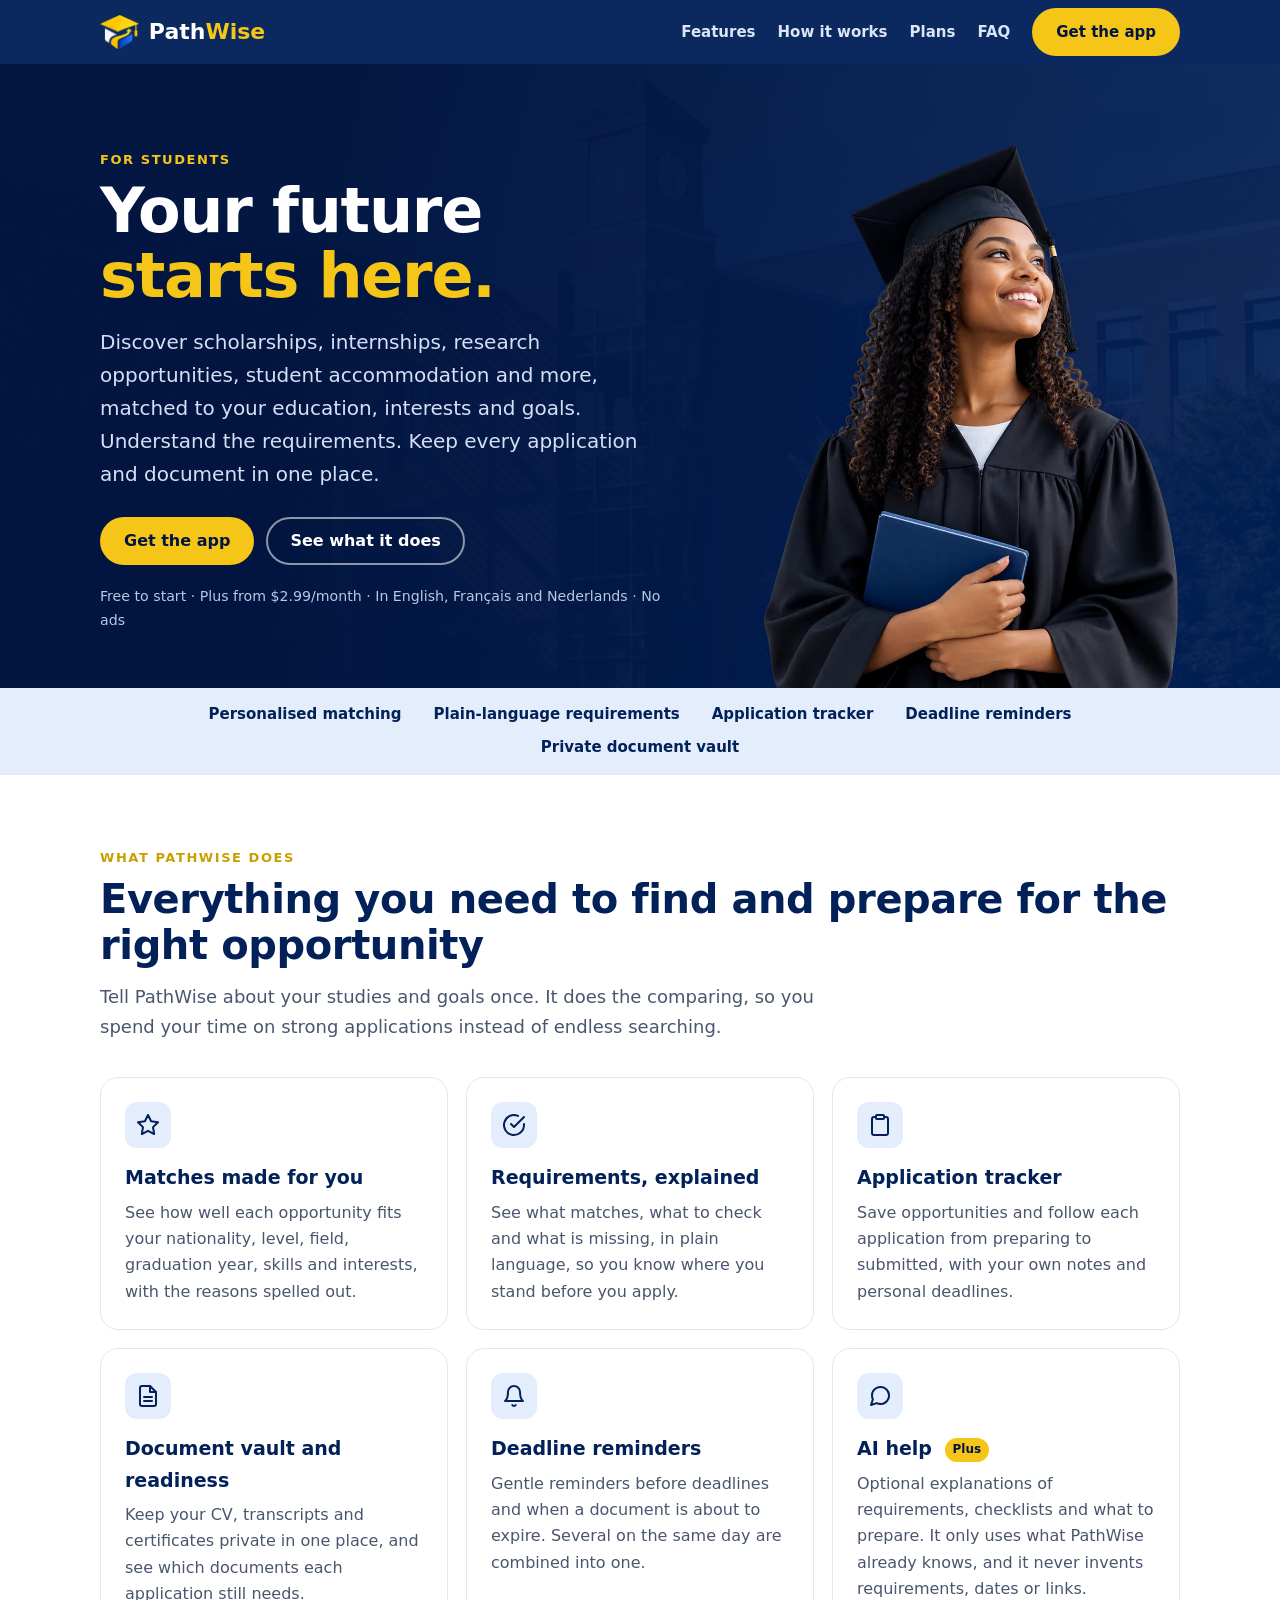
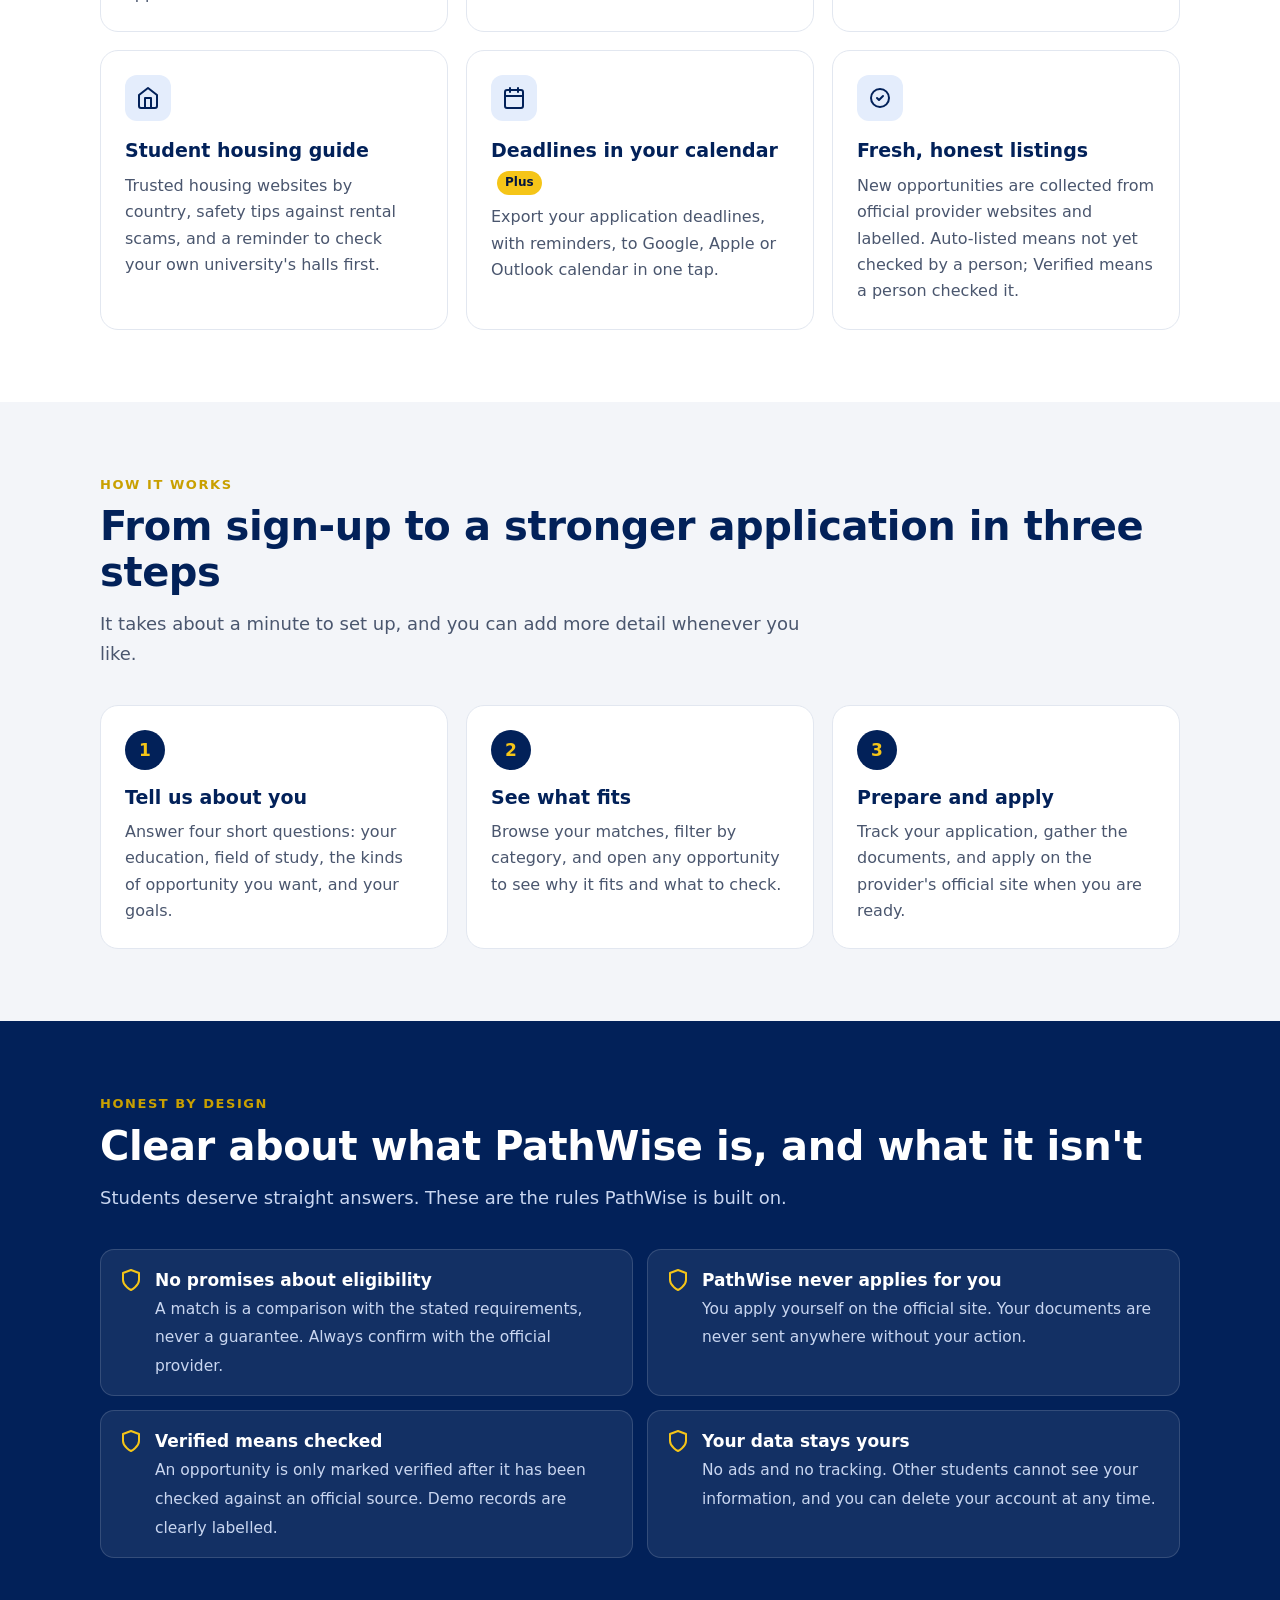
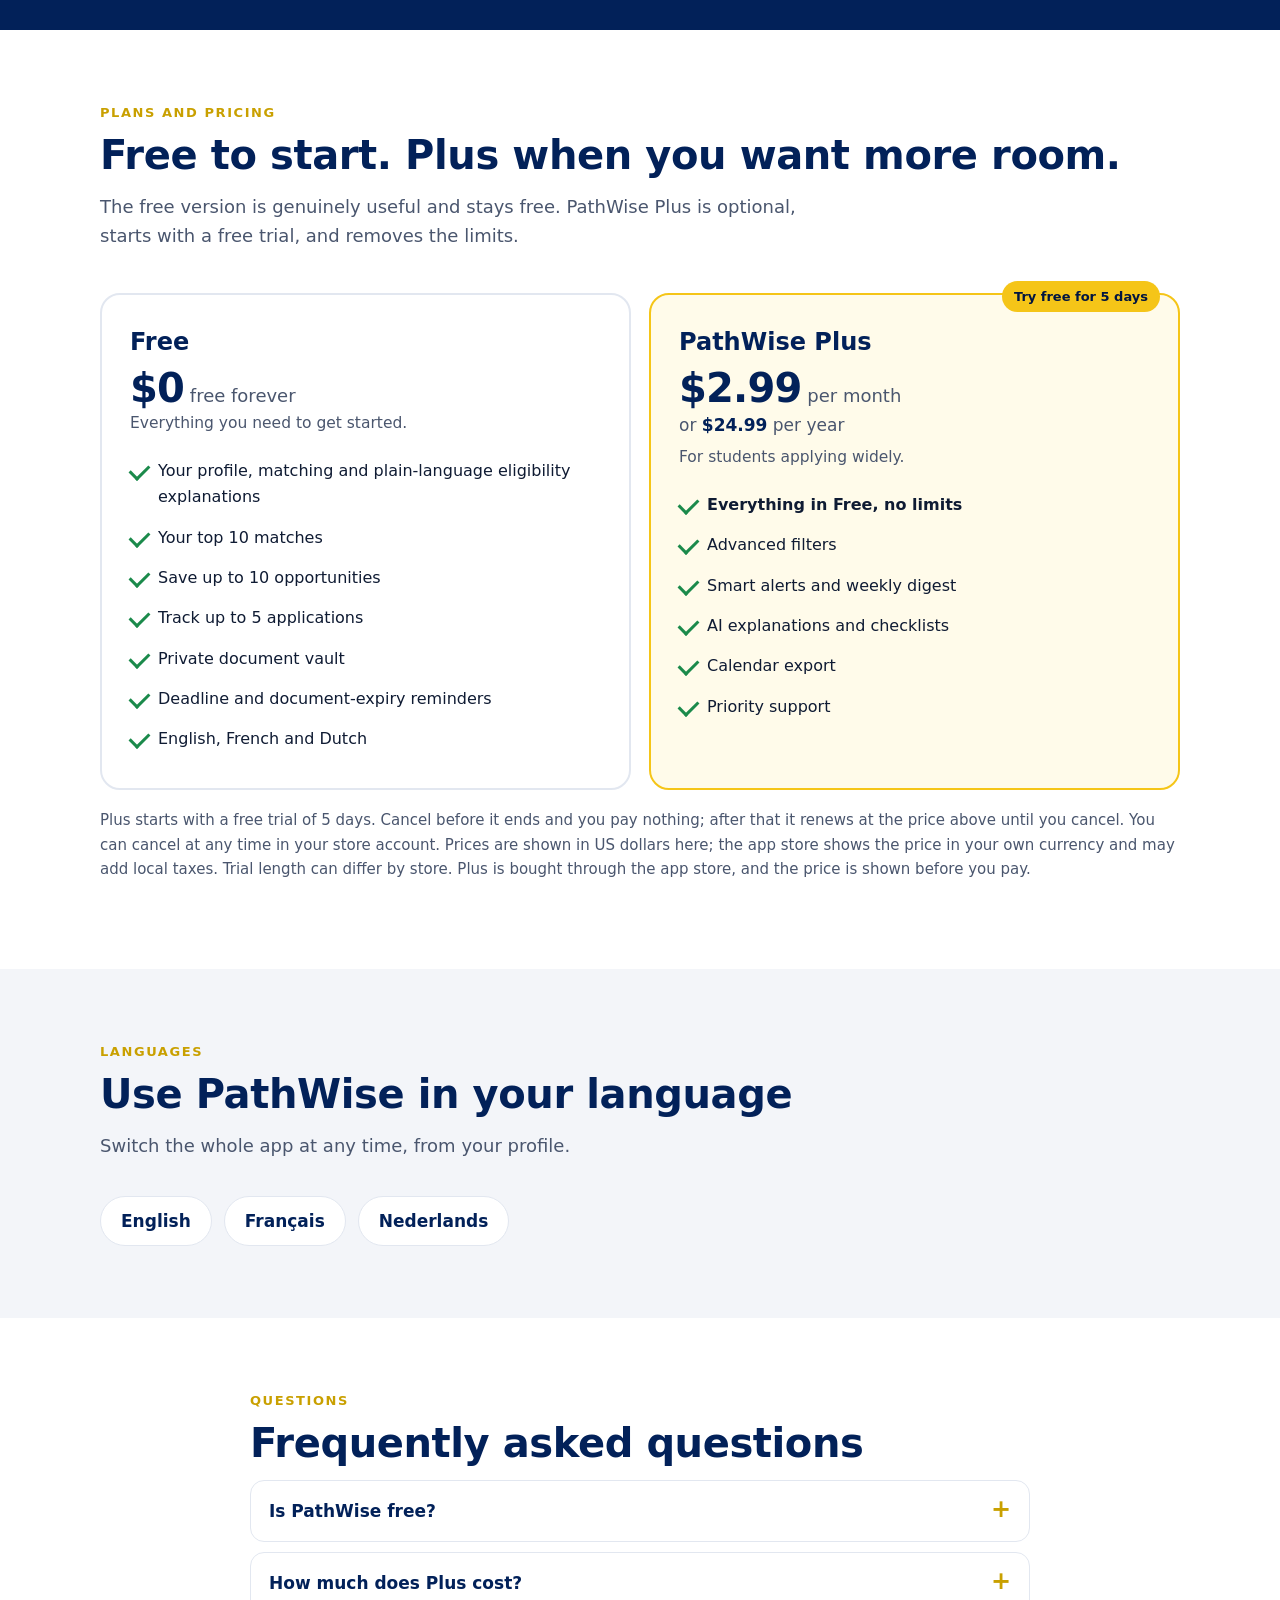
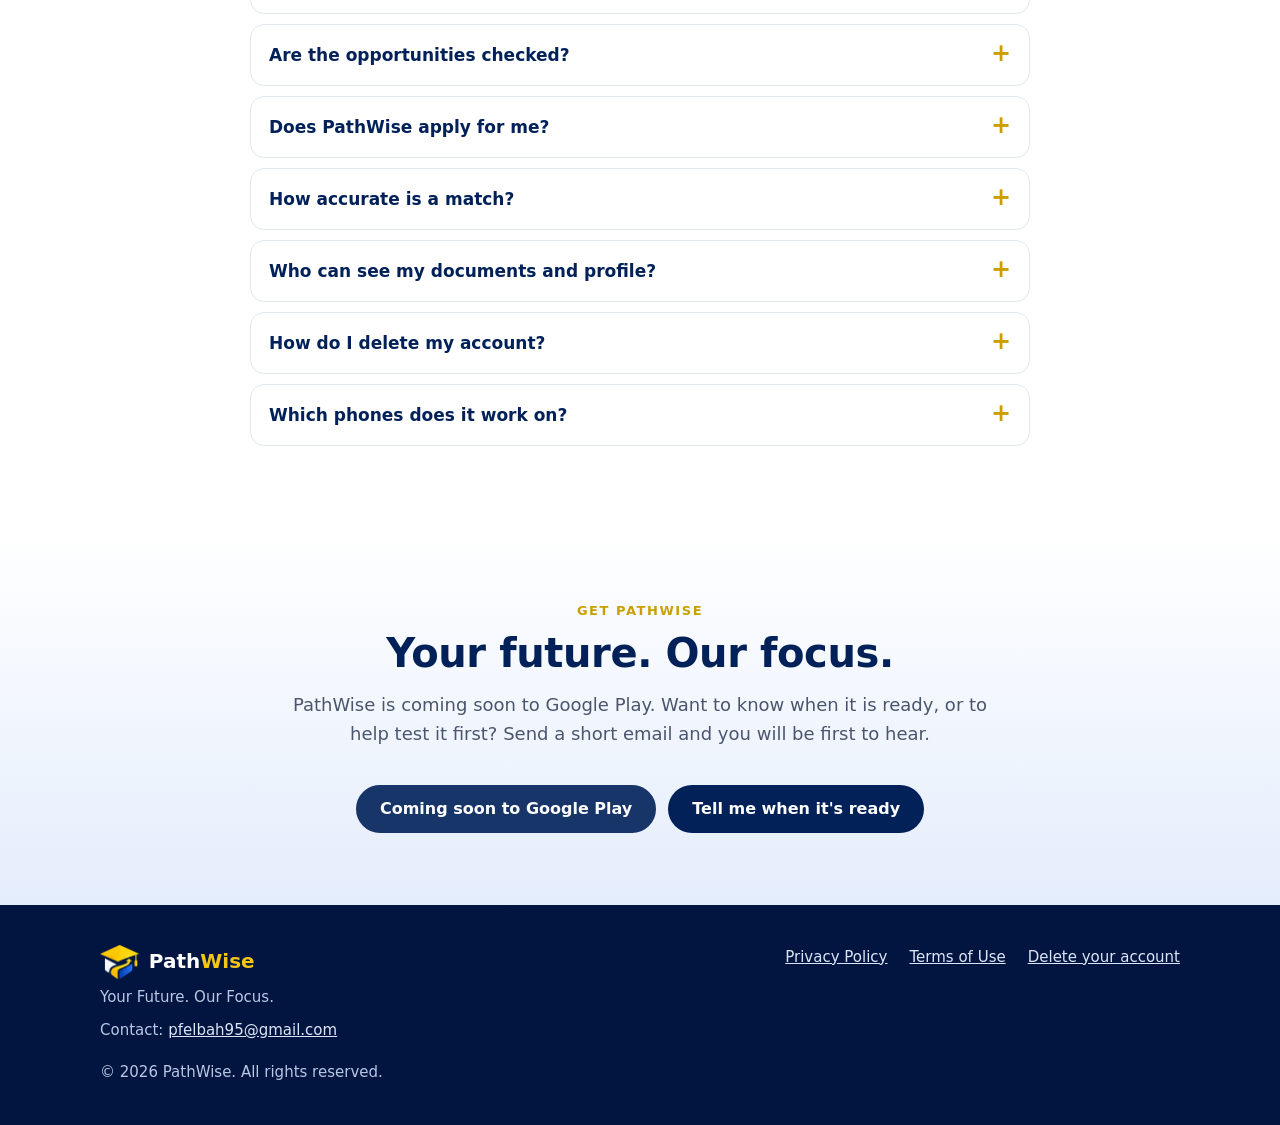
<file: index.html>
<!doctype html>
<html lang="en">
<head>
<meta charset="utf-8">
<meta name="viewport" content="width=device-width, initial-scale=1">
<title>PathWise: opportunities that fit you</title>
<meta name="description" content="PathWise helps students find scholarships, internships and other opportunities that fit their profile, understand the requirements, and keep applications and documents organised.">
<meta name="theme-color" content="#022159">
<link rel="icon" href="img/favicon.png">
<link rel="apple-touch-icon" href="img/apple-touch-icon.png">
<link rel="canonical" href="https://felbah95.github.io/pathwise-legal/">
<meta property="og:type" content="website">
<meta property="og:title" content="PathWise: opportunities that fit you">
<meta property="og:description" content="Find scholarships, internships, student accommodation and more that fit your profile. Track applications, organise documents and never miss a deadline.">
<meta property="og:image" content="https://felbah95.github.io/pathwise-legal/img/og.jpg">
<meta property="og:url" content="https://felbah95.github.io/pathwise-legal/">
<meta name="twitter:card" content="summary_large_image">
<link rel="stylesheet" href="site.css">
</head>
<body>
<a class="skip" href="#main">Skip to content</a>

<header class="bar">
  <div class="wrap">
    <a class="brand" href="#top" aria-label="PathWise home"><img src="img/logo-mark.png" alt="" width="40" height="35"><span style="color:#fff">Path<span>Wise</span></span></a>
    <nav aria-label="Main">
      <a class="hide-sm" href="#features">Features</a>
      <a class="hide-sm" href="#how">How it works</a>
      <a class="hide-sm" href="#plans">Plans</a>
      <a class="hide-sm" href="#faq">FAQ</a>
      <a class="pill gold" href="#get">Get the app</a>
    </nav>
  </div>
</header>

<main id="main">
<section class="hero" id="top" style="padding:0">
  <div class="wrap">
    <div>
      <p class="eyebrow" style="color:var(--gold)">For students</p>
      <h1>Your future<br><em>starts here.</em></h1>
      <p class="lead">Discover scholarships, internships, research opportunities, student accommodation and more, matched to your education, interests and goals. Understand the requirements. Keep every application and document in one place.</p>
      <div class="cta">
        <a class="pill gold" href="#get">Get the app</a>
        <a class="pill ghost" href="#features">See what it does</a>
      </div>
      <small>Free to start &middot; Plus from $2.99/month &middot; In English, Fran&ccedil;ais and Nederlands &middot; No ads</small>
    </div>
    <figure>
      <img src="img/graduate.webp" alt="A smiling graduate in a gown holding a diploma folder" width="420" height="560">
    </figure>
  </div>
</section>

<div class="strip"><ul>
  <li>Personalised matching</li><li>Plain-language requirements</li><li>Application tracker</li><li>Deadline reminders</li><li>Private document vault</li>
</ul></div>

<section id="features">
  <div class="wrap">
    <p class="eyebrow">What PathWise does</p>
    <h2>Everything you need to find and prepare for the right opportunity</h2>
    <p class="sub">Tell PathWise about your studies and goals once. It does the comparing, so you spend your time on strong applications instead of endless searching.</p>
    <div class="grid">
      <article class="card"><div class="ic"><svg viewBox="0 0 24 24" fill="none" stroke="currentColor" stroke-width="2" stroke-linecap="round" stroke-linejoin="round" aria-hidden="true"><polygon points="12 2 15.09 8.26 22 9.27 17 14.14 18.18 21.02 12 17.77 5.82 21.02 7 14.14 2 9.27 8.91 8.26 12 2"/></svg></div>
        <h3>Matches made for you</h3><p>See how well each opportunity fits your nationality, level, field, graduation year, skills and interests, with the reasons spelled out.</p></article>
      <article class="card"><div class="ic"><svg viewBox="0 0 24 24" fill="none" stroke="currentColor" stroke-width="2" stroke-linecap="round" stroke-linejoin="round" aria-hidden="true"><path d="M22 11.08V12a10 10 0 1 1-5.93-9.14"/><polyline points="22 4 12 14.01 9 11.01"/></svg></div>
        <h3>Requirements, explained</h3><p>See what matches, what to check and what is missing, in plain language, so you know where you stand before you apply.</p></article>
      <article class="card"><div class="ic"><svg viewBox="0 0 24 24" fill="none" stroke="currentColor" stroke-width="2" stroke-linecap="round" stroke-linejoin="round" aria-hidden="true"><path d="M16 4h2a2 2 0 0 1 2 2v14a2 2 0 0 1-2 2H6a2 2 0 0 1-2-2V6a2 2 0 0 1 2-2h2"/><rect x="8" y="2" width="8" height="4" rx="1"/></svg></div>
        <h3>Application tracker</h3><p>Save opportunities and follow each application from preparing to submitted, with your own notes and personal deadlines.</p></article>
      <article class="card"><div class="ic"><svg viewBox="0 0 24 24" fill="none" stroke="currentColor" stroke-width="2" stroke-linecap="round" stroke-linejoin="round" aria-hidden="true"><path d="M14 2H6a2 2 0 0 0-2 2v16a2 2 0 0 0 2 2h12a2 2 0 0 0 2-2V8z"/><polyline points="14 2 14 8 20 8"/><line x1="16" y1="13" x2="8" y2="13"/><line x1="16" y1="17" x2="8" y2="17"/></svg></div>
        <h3>Document vault and readiness</h3><p>Keep your CV, transcripts and certificates private in one place, and see which documents each application still needs.</p></article>
      <article class="card"><div class="ic"><svg viewBox="0 0 24 24" fill="none" stroke="currentColor" stroke-width="2" stroke-linecap="round" stroke-linejoin="round" aria-hidden="true"><path d="M18 8A6 6 0 0 0 6 8c0 7-3 9-3 9h18s-3-2-3-9"/><path d="M13.73 21a2 2 0 0 1-3.46 0"/></svg></div>
        <h3>Deadline reminders</h3><p>Gentle reminders before deadlines and when a document is about to expire. Several on the same day are combined into one.</p></article>
      <article class="card"><div class="ic"><svg viewBox="0 0 24 24" fill="none" stroke="currentColor" stroke-width="2" stroke-linecap="round" stroke-linejoin="round" aria-hidden="true"><path d="M21 11.5a8.38 8.38 0 0 1-.9 3.8 8.5 8.5 0 0 1-7.6 4.7 8.38 8.38 0 0 1-3.8-.9L3 21l1.9-5.7a8.38 8.38 0 0 1-.9-3.8 8.5 8.5 0 0 1 4.7-7.6 8.38 8.38 0 0 1 3.8-.9h.5a8.48 8.48 0 0 1 8 8v.5z"/></svg></div>
        <h3>AI help <span class="tag">Plus</span></h3><p>Optional explanations of requirements, checklists and what to prepare. It only uses what PathWise already knows, and it never invents requirements, dates or links.</p></article>
      <article class="card"><div class="ic"><svg viewBox="0 0 24 24" fill="none" stroke="currentColor" stroke-width="2" stroke-linecap="round" stroke-linejoin="round" aria-hidden="true"><path d="M3 9l9-7 9 7v11a2 2 0 0 1-2 2H5a2 2 0 0 1-2-2z"/><polyline points="9 22 9 12 15 12 15 22"/></svg></div>
        <h3>Student housing guide</h3><p>Trusted housing websites by country, safety tips against rental scams, and a reminder to check your own university's halls first.</p></article>
      <article class="card"><div class="ic"><svg viewBox="0 0 24 24" fill="none" stroke="currentColor" stroke-width="2" stroke-linecap="round" stroke-linejoin="round" aria-hidden="true"><rect x="3" y="4" width="18" height="18" rx="2" ry="2"/><line x1="16" y1="2" x2="16" y2="6"/><line x1="8" y1="2" x2="8" y2="6"/><line x1="3" y1="10" x2="21" y2="10"/></svg></div>
        <h3>Deadlines in your calendar <span class="tag">Plus</span></h3><p>Export your application deadlines, with reminders, to Google, Apple or Outlook calendar in one tap.</p></article>
      <article class="card"><div class="ic"><svg viewBox="0 0 24 24" fill="none" stroke="currentColor" stroke-width="2" stroke-linecap="round" stroke-linejoin="round" aria-hidden="true"><path d="M9 12l2 2 4-4"/><path d="M21 12c0 4.97-4.03 9-9 9s-9-4.03-9-9 4.03-9 9-9 9 4.03 9 9z"/></svg></div>
        <h3>Fresh, honest listings</h3><p>New opportunities are collected from official provider websites and labelled. Auto-listed means not yet checked by a person; Verified means a person checked it.</p></article>
    </div>
  </div>
</section>

<section class="alt" id="how">
  <div class="wrap">
    <p class="eyebrow">How it works</p>
    <h2>From sign-up to a stronger application in three steps</h2>
    <p class="sub">It takes about a minute to set up, and you can add more detail whenever you like.</p>
    <div class="steps">
      <div class="step"><b>1</b><h3>Tell us about you</h3><p>Answer four short questions: your education, field of study, the kinds of opportunity you want, and your goals.</p></div>
      <div class="step"><b>2</b><h3>See what fits</h3><p>Browse your matches, filter by category, and open any opportunity to see why it fits and what to check.</p></div>
      <div class="step"><b>3</b><h3>Prepare and apply</h3><p>Track your application, gather the documents, and apply on the provider's official site when you are ready.</p></div>
    </div>
  </div>
</section>

<section class="promise" id="honest">
  <div class="wrap">
    <p class="eyebrow">Honest by design</p>
    <h2>Clear about what PathWise is, and what it isn't</h2>
    <p class="sub">Students deserve straight answers. These are the rules PathWise is built on.</p>
    <ul>
      <li><svg viewBox="0 0 24 24" fill="none" stroke="currentColor" stroke-width="2" stroke-linecap="round" stroke-linejoin="round" aria-hidden="true"><path d="M12 22s8-4 8-10V5l-8-3-8 3v7c0 6 8 10 8 10z"/></svg><div><strong>No promises about eligibility</strong><span>A match is a comparison with the stated requirements, never a guarantee. Always confirm with the official provider.</span></div></li>
      <li><svg viewBox="0 0 24 24" fill="none" stroke="currentColor" stroke-width="2" stroke-linecap="round" stroke-linejoin="round" aria-hidden="true"><path d="M12 22s8-4 8-10V5l-8-3-8 3v7c0 6 8 10 8 10z"/></svg><div><strong>PathWise never applies for you</strong><span>You apply yourself on the official site. Your documents are never sent anywhere without your action.</span></div></li>
      <li><svg viewBox="0 0 24 24" fill="none" stroke="currentColor" stroke-width="2" stroke-linecap="round" stroke-linejoin="round" aria-hidden="true"><path d="M12 22s8-4 8-10V5l-8-3-8 3v7c0 6 8 10 8 10z"/></svg><div><strong>Verified means checked</strong><span>An opportunity is only marked verified after it has been checked against an official source. Demo records are clearly labelled.</span></div></li>
      <li><svg viewBox="0 0 24 24" fill="none" stroke="currentColor" stroke-width="2" stroke-linecap="round" stroke-linejoin="round" aria-hidden="true"><path d="M12 22s8-4 8-10V5l-8-3-8 3v7c0 6 8 10 8 10z"/></svg><div><strong>Your data stays yours</strong><span>No ads and no tracking. Other students cannot see your information, and you can delete your account at any time.</span></div></li>
    </ul>
  </div>
</section>

<section id="plans">
  <div class="wrap">
    <p class="eyebrow">Plans and pricing</p>
    <h2>Free to start. Plus when you want more room.</h2>
    <p class="sub">The free version is genuinely useful and stays free. PathWise Plus is optional, starts with a free trial, and removes the limits.</p>
    <div class="plans">
      <div class="plan"><h3>Free</h3>
        <p class="price"><strong>$0</strong> <span>free forever</span></p>
        <p class="what">Everything you need to get started.</p>
        <ul>
          <li>Your profile, matching and plain-language eligibility explanations</li>
          <li>Your top 10 matches</li>
          <li>Save up to 10 opportunities</li>
          <li>Track up to 5 applications</li>
          <li>Private document vault</li>
          <li>Deadline and document-expiry reminders</li>
          <li>English, French and Dutch</li>
        </ul></div>
      <div class="plan plus"><span class="ribbon">Try free for 5 days</span><h3>PathWise Plus</h3>
        <p class="price"><strong>$2.99</strong> <span>per month</span></p>
        <p class="price2">or <strong>$24.99</strong> per year</p>
        <p class="what">For students applying widely.</p>
        <ul>
          <li><strong>Everything in Free, no limits</strong></li>
          <li>Advanced filters</li>
          <li>Smart alerts and weekly digest</li>
          <li>AI explanations and checklists</li>
          <li>Calendar export</li>
          <li>Priority support</li>
        </ul></div>
    </div>
    <p class="note">Plus starts with a free trial of 5 days. Cancel before it ends and you pay nothing; after that it renews at the price above until you cancel. You can cancel at any time in your store account. Prices are shown in US dollars here; the app store shows the price in your own currency and may add local taxes. Trial length can differ by store. Plus is bought through the app store, and the price is shown before you pay.</p>
  </div>
</section>

<section class="alt" id="languages">
  <div class="wrap">
    <p class="eyebrow">Languages</p>
    <h2>Use PathWise in your language</h2>
    <p class="sub">Switch the whole app at any time, from your profile.</p>
    <div class="langs"><span lang="en">English</span><span lang="fr">Fran&ccedil;ais</span><span lang="nl">Nederlands</span></div>
  </div>
</section>

<section id="faq">
  <div class="wrap faq">
    <p class="eyebrow">Questions</p>
    <h2>Frequently asked questions</h2>
    <details><summary>Is PathWise free?</summary><p>Yes. You can create an account, get matches, track applications and keep documents for free, and that never expires. PathWise Plus is an optional subscription that removes the limits.</p></details>
    <details><summary>How much does Plus cost?</summary><p>$2.99 per month, or $24.99 per year. It starts with a free trial of 5 days, and you can cancel before it ends to pay nothing. The app store shows the price in your own currency before you pay.</p></details>
    <details><summary>Are the opportunities checked?</summary><p>Each one links to its official page. Opportunities marked Verified were checked by a person against that page. New ones collected automatically from official provider websites are marked Auto-listed: they follow strict rules (a stated deadline that has not passed, an official source) but have not been checked by a person yet. Always confirm the details, the deadline and the application link on the official page before you apply.</p></details>
    <details><summary>Does PathWise apply for me?</summary><p>No. PathWise never submits an application or sends your documents anywhere. The Start Application button opens the provider's official page, and you apply there yourself.</p></details>
    <details><summary>How accurate is a match?</summary><p>A match compares your profile with the requirements an opportunity states, and explains each part. It is a guide, not a guarantee of eligibility, so always confirm the final requirements with the official provider.</p></details>
    <details><summary>Who can see my documents and profile?</summary><p>Only you. Documents are stored privately, and other students cannot see your information. Read the <a href="privacy.html">privacy policy</a> for the details.</p></details>
    <details><summary>How do I delete my account?</summary><p>In the app, go to Profile and choose Delete my account. You can also follow the steps on the <a href="delete-account.html">account deletion page</a>.</p></details>
    <details><summary>Which phones does it work on?</summary><p>PathWise is being released first on Android through Google Play. An iPhone version is planned. Use the contact address below if you would like to hear when it is available.</p></details>
  </div>
</section>

<section class="final" id="get">
  <div class="wrap">
    <p class="eyebrow">Get PathWise</p>
    <h2>Your future. Our focus.</h2>
    <p class="sub" style="margin-left:auto;margin-right:auto">PathWise is coming soon to Google Play. Want to know when it is ready, or to help test it first? Send a short email and you will be first to hear.</p>
    <div class="cta">
      <span class="pill off" role="note">Coming soon to Google Play</span>
      <a class="pill navy" href="mailto:pfelbah95@gmail.com?subject=Tell%20me%20when%20PathWise%20is%20ready">Tell me when it's ready</a>
    </div>
  </div>
</section>
</main>

<footer class="site">
  <div class="wrap">
    <div>
      <a class="brand" href="#top"><img src="img/logo-mark.png" alt="" width="32" height="28"><span style="color:#fff">Path<span>Wise</span></span></a>
      <div>Your Future. Our Focus.</div>
      <div style="margin-top:8px">Contact: <a href="mailto:pfelbah95@gmail.com">pfelbah95@gmail.com</a></div>
    </div>
    <nav aria-label="Legal">
      <a href="privacy.html">Privacy Policy</a>
      <a href="terms.html">Terms of Use</a>
      <a href="delete-account.html">Delete your account</a>
    </nav>
  </div>
  <div class="wrap" style="margin-top:18px"><div>&copy; 2026 PathWise. All rights reserved.</div></div>
</footer>
</body>
</html>
</file>
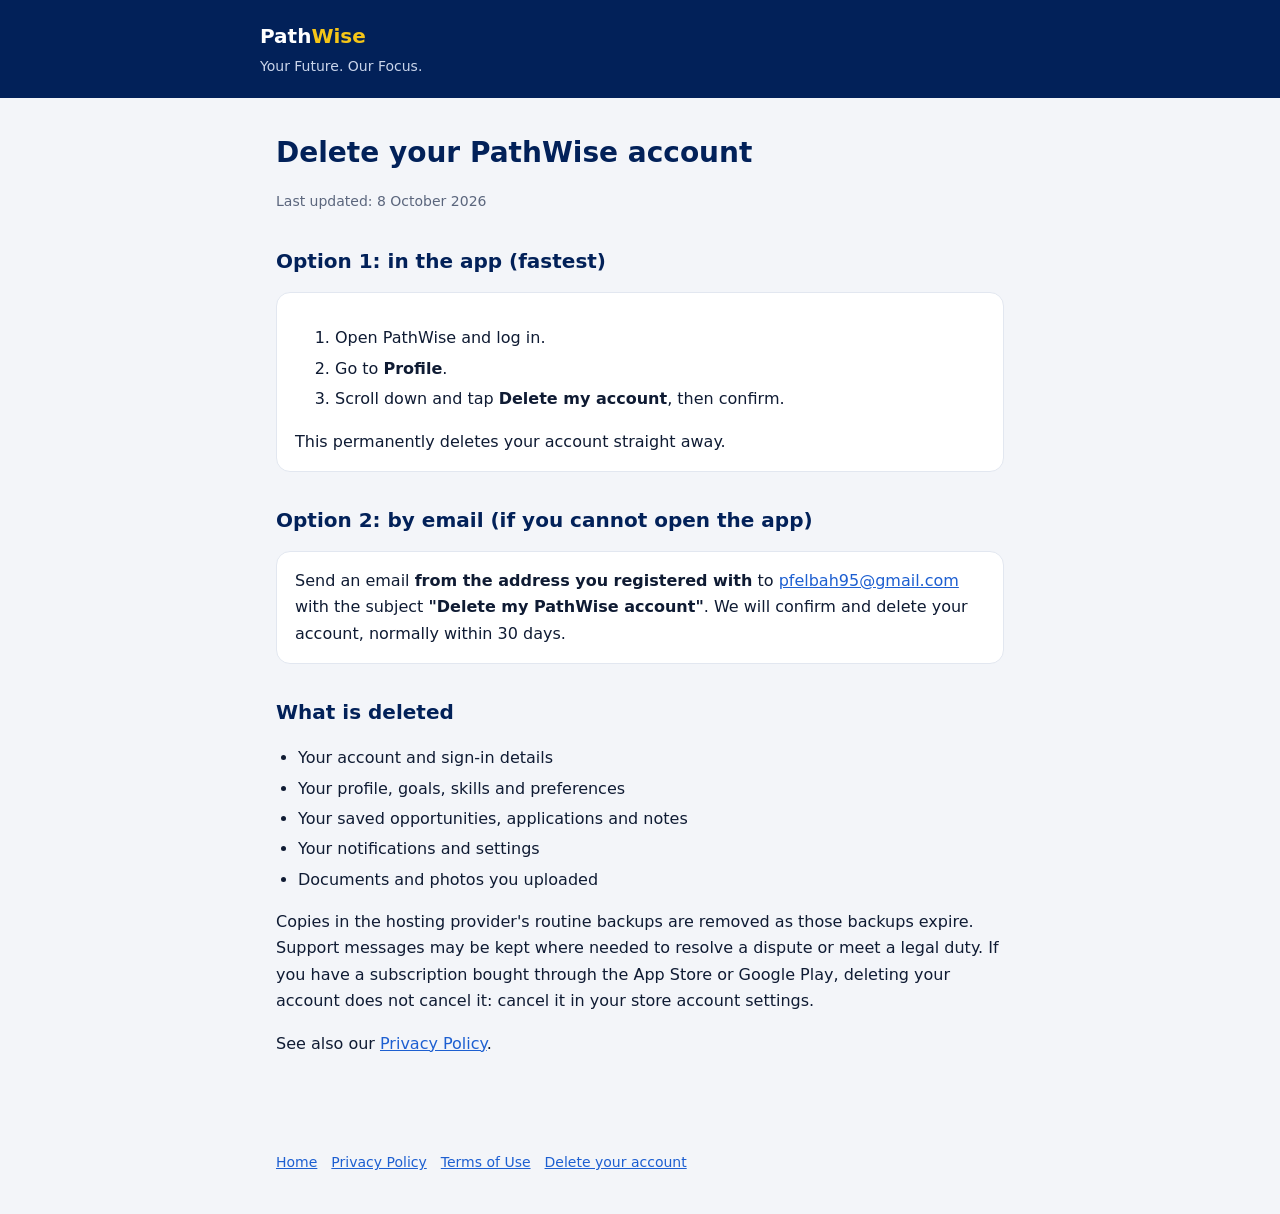
<file: delete-account.html>
<!doctype html>
<html lang="en">
<head>
<meta charset="utf-8">
<meta name="viewport" content="width=device-width, initial-scale=1">
<title>Delete your PathWise account</title>
<meta name="description" content="How to delete your PathWise account and data.">
<link rel="stylesheet" href="style.css">
</head>
<body>
<header><div class="in"><a href="index.html">Path<span>Wise</span></a><p>Your Future. Our Focus.</p></div></header>
<main>
<h1>Delete your PathWise account</h1>
<p class="meta">Last updated: 8 October 2026</p>

<h2>Option 1: in the app (fastest)</h2>
<div class="card">
<ol>
<li>Open PathWise and log in.</li>
<li>Go to <strong>Profile</strong>.</li>
<li>Scroll down and tap <strong>Delete my account</strong>, then confirm.</li>
</ol>
This permanently deletes your account straight away.
</div>

<h2>Option 2: by email (if you cannot open the app)</h2>
<div class="card">
Send an email <strong>from the address you registered with</strong> to <a href="mailto:pfelbah95@gmail.com?subject=Delete%20my%20PathWise%20account">pfelbah95@gmail.com</a> with the subject <strong>"Delete my PathWise account"</strong>. We will confirm and delete your account, normally within 30 days.
</div>

<h2>What is deleted</h2>
<ul>
<li>Your account and sign-in details</li>
<li>Your profile, goals, skills and preferences</li>
<li>Your saved opportunities, applications and notes</li>
<li>Your notifications and settings</li>
<li>Documents and photos you uploaded</li>
</ul>
<p>Copies in the hosting provider's routine backups are removed as those backups expire. Support messages may be kept where needed to resolve a dispute or meet a legal duty. If you have a subscription bought through the App Store or Google Play, deleting your account does not cancel it: cancel it in your store account settings.</p>
<p>See also our <a href="privacy.html">Privacy Policy</a>.</p>
</main>
<footer><nav class="links"><a href="index.html">Home</a><a href="privacy.html">Privacy Policy</a><a href="terms.html">Terms of Use</a><a href="delete-account.html">Delete your account</a></nav></footer>
</body>
</html>
</file>
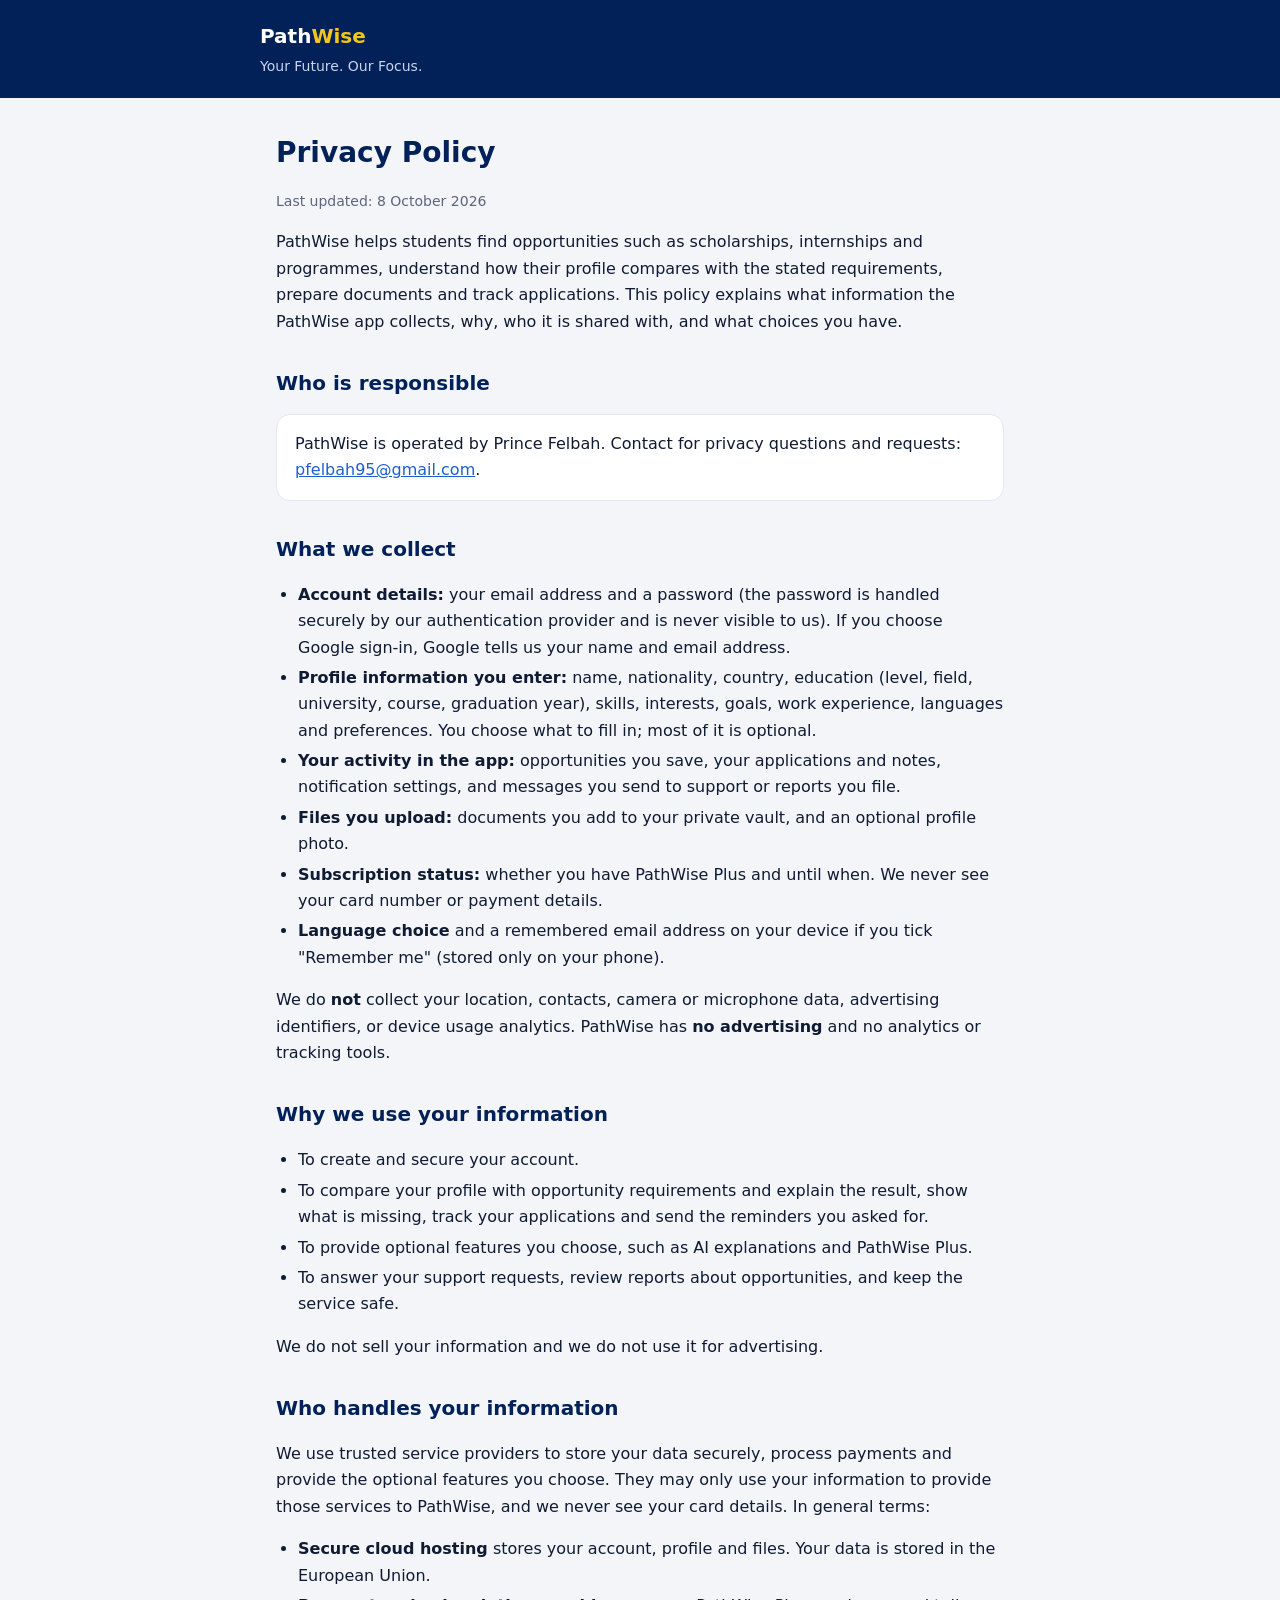
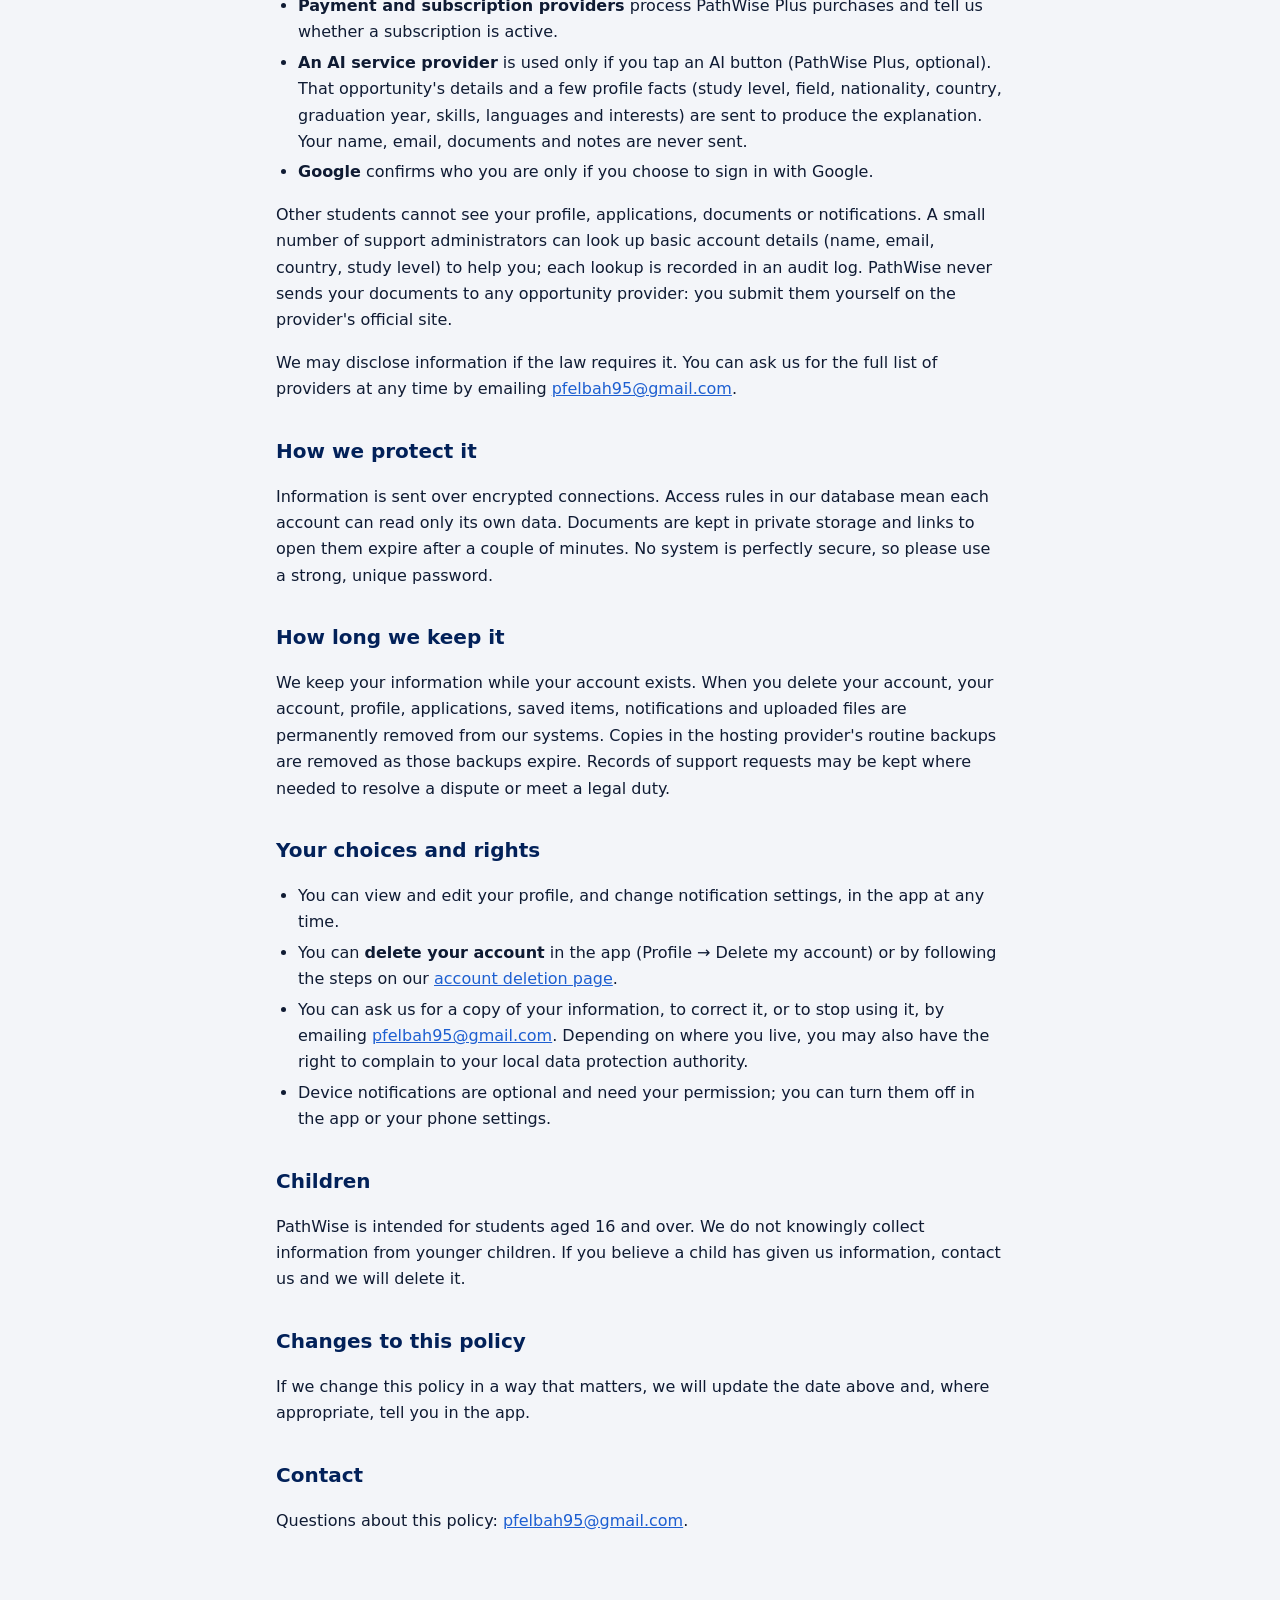
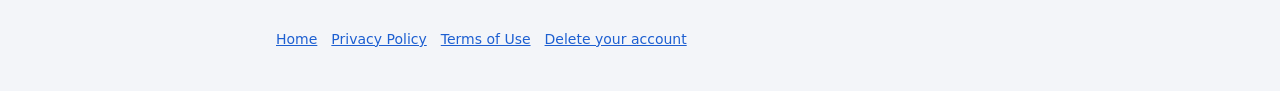
<file: privacy.html>
<!doctype html>
<html lang="en">
<head>
<meta charset="utf-8">
<meta name="viewport" content="width=device-width, initial-scale=1">
<title>PathWise Privacy Policy</title>
<meta name="description" content="How PathWise collects, uses and protects your information.">
<link rel="stylesheet" href="style.css">
</head>
<body>
<header><div class="in"><a href="index.html">Path<span>Wise</span></a><p>Your Future. Our Focus.</p></div></header>
<main>
<h1>Privacy Policy</h1>
<p class="meta">Last updated: 8 October 2026</p>

<p>PathWise helps students find opportunities such as scholarships, internships and programmes, understand how their profile compares with the stated requirements, prepare documents and track applications. This policy explains what information the PathWise app collects, why, who it is shared with, and what choices you have.</p>

<h2>Who is responsible</h2>
<div class="card">PathWise is operated by Prince Felbah. Contact for privacy questions and requests: <a href="mailto:pfelbah95@gmail.com">pfelbah95@gmail.com</a>.</div>

<h2>What we collect</h2>
<ul>
<li><strong>Account details:</strong> your email address and a password (the password is handled securely by our authentication provider and is never visible to us). If you choose Google sign-in, Google tells us your name and email address.</li>
<li><strong>Profile information you enter:</strong> name, nationality, country, education (level, field, university, course, graduation year), skills, interests, goals, work experience, languages and preferences. You choose what to fill in; most of it is optional.</li>
<li><strong>Your activity in the app:</strong> opportunities you save, your applications and notes, notification settings, and messages you send to support or reports you file.</li>
<li><strong>Files you upload:</strong> documents you add to your private vault, and an optional profile photo.</li>
<li><strong>Subscription status:</strong> whether you have PathWise Plus and until when. We never see your card number or payment details.</li>
<li><strong>Language choice</strong> and a remembered email address on your device if you tick "Remember me" (stored only on your phone).</li>
</ul>
<p>We do <strong>not</strong> collect your location, contacts, camera or microphone data, advertising identifiers, or device usage analytics. PathWise has <strong>no advertising</strong> and no analytics or tracking tools.</p>

<h2>Why we use your information</h2>
<ul>
<li>To create and secure your account.</li>
<li>To compare your profile with opportunity requirements and explain the result, show what is missing, track your applications and send the reminders you asked for.</li>
<li>To provide optional features you choose, such as AI explanations and PathWise Plus.</li>
<li>To answer your support requests, review reports about opportunities, and keep the service safe.</li>
</ul>
<p>We do not sell your information and we do not use it for advertising.</p>

<h2>Who handles your information</h2>
<p>We use trusted service providers to store your data securely, process payments and provide the optional features you choose. They may only use your information to provide those services to PathWise, and we never see your card details. In general terms:</p>
<ul>
<li><strong>Secure cloud hosting</strong> stores your account, profile and files. Your data is stored in the European Union.</li>
<li><strong>Payment and subscription providers</strong> process PathWise Plus purchases and tell us whether a subscription is active.</li>
<li><strong>An AI service provider</strong> is used only if you tap an AI button (PathWise Plus, optional). That opportunity's details and a few profile facts (study level, field, nationality, country, graduation year, skills, languages and interests) are sent to produce the explanation. Your name, email, documents and notes are never sent.</li>
<li><strong>Google</strong> confirms who you are only if you choose to sign in with Google.</li>
</ul>
<p>Other students cannot see your profile, applications, documents or notifications. A small number of support administrators can look up basic account details (name, email, country, study level) to help you; each lookup is recorded in an audit log. PathWise never sends your documents to any opportunity provider: you submit them yourself on the provider's official site.</p>
<p>We may disclose information if the law requires it. You can ask us for the full list of providers at any time by emailing <a href="mailto:pfelbah95@gmail.com">pfelbah95@gmail.com</a>.</p>

<h2>How we protect it</h2>
<p>Information is sent over encrypted connections. Access rules in our database mean each account can read only its own data. Documents are kept in private storage and links to open them expire after a couple of minutes. No system is perfectly secure, so please use a strong, unique password.</p>

<h2>How long we keep it</h2>
<p>We keep your information while your account exists. When you delete your account, your account, profile, applications, saved items, notifications and uploaded files are permanently removed from our systems. Copies in the hosting provider's routine backups are removed as those backups expire. Records of support requests may be kept where needed to resolve a dispute or meet a legal duty.</p>

<h2>Your choices and rights</h2>
<ul>
<li>You can view and edit your profile, and change notification settings, in the app at any time.</li>
<li>You can <strong>delete your account</strong> in the app (Profile &rarr; Delete my account) or by following the steps on our <a href="delete-account.html">account deletion page</a>.</li>
<li>You can ask us for a copy of your information, to correct it, or to stop using it, by emailing <a href="mailto:pfelbah95@gmail.com">pfelbah95@gmail.com</a>. Depending on where you live, you may also have the right to complain to your local data protection authority.</li>
<li>Device notifications are optional and need your permission; you can turn them off in the app or your phone settings.</li>
</ul>

<h2>Children</h2>
<p>PathWise is intended for students aged 16 and over. We do not knowingly collect information from younger children. If you believe a child has given us information, contact us and we will delete it.</p>

<h2>Changes to this policy</h2>
<p>If we change this policy in a way that matters, we will update the date above and, where appropriate, tell you in the app.</p>

<h2>Contact</h2>
<p>Questions about this policy: <a href="mailto:pfelbah95@gmail.com">pfelbah95@gmail.com</a>.</p>
</main>
<footer><nav class="links"><a href="index.html">Home</a><a href="privacy.html">Privacy Policy</a><a href="terms.html">Terms of Use</a><a href="delete-account.html">Delete your account</a></nav></footer>
</body>
</html>
</file>
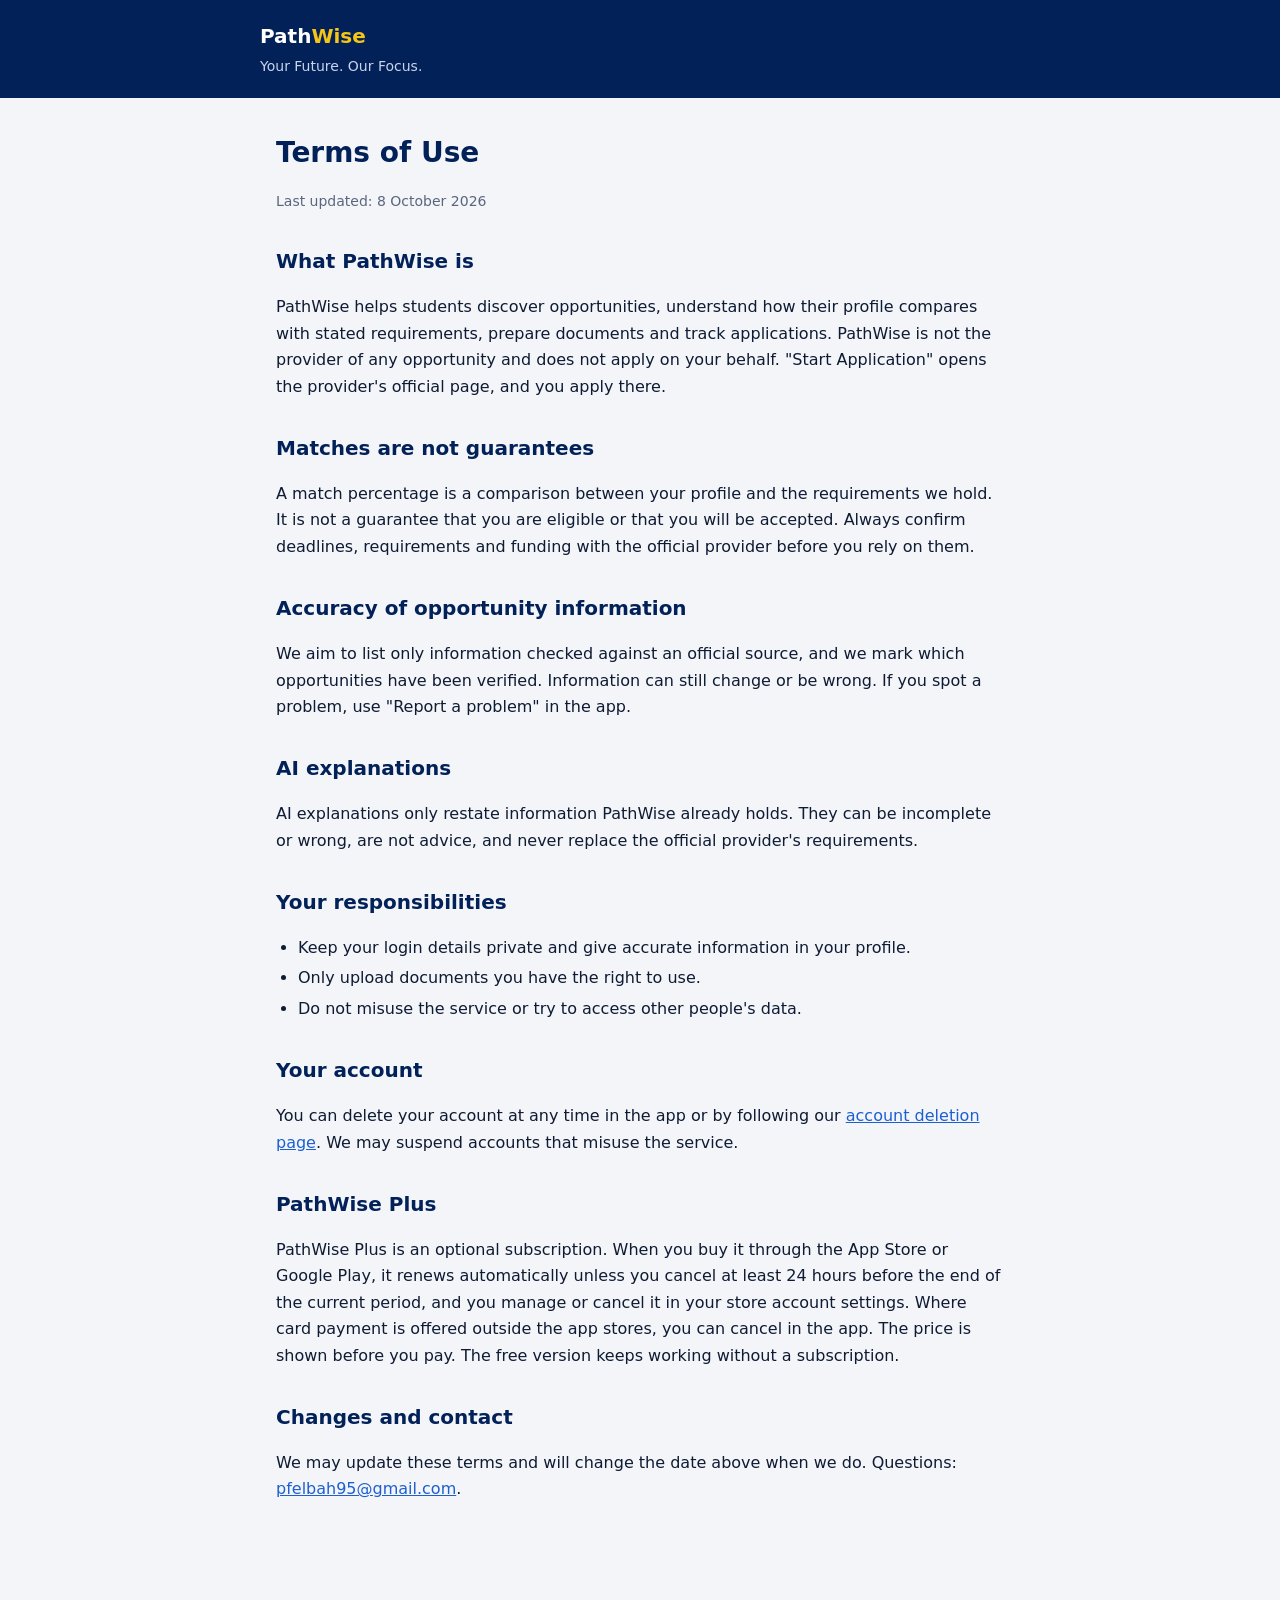
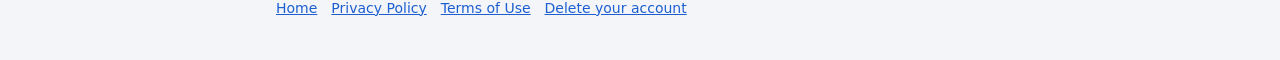
<file: terms.html>
<!doctype html>
<html lang="en">
<head>
<meta charset="utf-8">
<meta name="viewport" content="width=device-width, initial-scale=1">
<title>PathWise Terms of Use</title>
<meta name="description" content="The terms for using the PathWise app.">
<link rel="stylesheet" href="style.css">
</head>
<body>
<header><div class="in"><a href="index.html">Path<span>Wise</span></a><p>Your Future. Our Focus.</p></div></header>
<main>
<h1>Terms of Use</h1>
<p class="meta">Last updated: 8 October 2026</p>

<h2>What PathWise is</h2>
<p>PathWise helps students discover opportunities, understand how their profile compares with stated requirements, prepare documents and track applications. PathWise is not the provider of any opportunity and does not apply on your behalf. "Start Application" opens the provider's official page, and you apply there.</p>

<h2>Matches are not guarantees</h2>
<p>A match percentage is a comparison between your profile and the requirements we hold. It is not a guarantee that you are eligible or that you will be accepted. Always confirm deadlines, requirements and funding with the official provider before you rely on them.</p>

<h2>Accuracy of opportunity information</h2>
<p>We aim to list only information checked against an official source, and we mark which opportunities have been verified. Information can still change or be wrong. If you spot a problem, use "Report a problem" in the app.</p>

<h2>AI explanations</h2>
<p>AI explanations only restate information PathWise already holds. They can be incomplete or wrong, are not advice, and never replace the official provider's requirements.</p>

<h2>Your responsibilities</h2>
<ul>
<li>Keep your login details private and give accurate information in your profile.</li>
<li>Only upload documents you have the right to use.</li>
<li>Do not misuse the service or try to access other people's data.</li>
</ul>

<h2>Your account</h2>
<p>You can delete your account at any time in the app or by following our <a href="delete-account.html">account deletion page</a>. We may suspend accounts that misuse the service.</p>

<h2>PathWise Plus</h2>
<p>PathWise Plus is an optional subscription. When you buy it through the App Store or Google Play, it renews automatically unless you cancel at least 24 hours before the end of the current period, and you manage or cancel it in your store account settings. Where card payment is offered outside the app stores, you can cancel in the app. The price is shown before you pay. The free version keeps working without a subscription.</p>

<h2>Changes and contact</h2>
<p>We may update these terms and will change the date above when we do. Questions: <a href="mailto:pfelbah95@gmail.com">pfelbah95@gmail.com</a>.</p>
</main>
<footer><nav class="links"><a href="index.html">Home</a><a href="privacy.html">Privacy Policy</a><a href="terms.html">Terms of Use</a><a href="delete-account.html">Delete your account</a></nav></footer>
</body>
</html>
</file>
<file: site.css>
:root {
  --navy: #022159; --navy-dark: #011540; --gold: #F5C518; --gold-dark: #C9A000;
  --text: #0F1B33; --muted: #4A566E; --bg: #F3F5F9; --card: #FFFFFF; --border: #E2E7F0; --blue: #1D5FD1; --soft: #E4EDFC;
  --max: 1120px;
}
* { box-sizing: border-box; }
html { scroll-behavior: smooth; }
body { margin: 0; font: 17px/1.65 system-ui, -apple-system, "Segoe UI", Roboto, sans-serif; color: var(--text); background: #fff; color-scheme: light; }
img { max-width: 100%; display: block; }
a { color: var(--blue); }
:focus-visible { outline: 3px solid var(--gold); outline-offset: 3px; border-radius: 6px; }
.skip { position: absolute; left: -999px; top: 8px; background: var(--gold); color: var(--navy-dark); padding: 10px 14px; border-radius: 8px; z-index: 50; font-weight: 700; }
.skip:focus { left: 8px; }
.wrap { max-width: var(--max); margin: 0 auto; padding: 0 20px; }

/* top bar */
.bar { position: sticky; top: 0; z-index: 20; background: rgba(2, 33, 89, .96); backdrop-filter: blur(8px); }
.bar .wrap { display: flex; align-items: center; justify-content: space-between; min-height: 64px; gap: 16px; }
.brand { display: flex; align-items: center; gap: 10px; color: #fff; text-decoration: none; font-weight: 800; font-size: 22px; }
.brand img { height: 34px; width: auto; }
.brand span { color: var(--gold); }
.bar nav { display: flex; align-items: center; gap: 22px; }
.bar nav a { color: #DCE5F7; text-decoration: none; font-weight: 600; font-size: 15px; }
.bar nav a:hover { color: #fff; }
.pill { display: inline-flex; align-items: center; justify-content: center; min-height: 48px; padding: 0 22px; border-radius: 999px; font-weight: 800; text-decoration: none; border: 2px solid transparent; font-size: 16px; }
.pill.gold { background: var(--gold); color: var(--navy-dark); }
.pill.ghost { color: #fff; border-color: rgba(255,255,255,.55); }
.pill.navy { background: var(--navy); color: #fff; }
.pill.off { background: rgba(255,255,255,.14); color: #fff; border-color: rgba(255,255,255,.35); cursor: default; }
@media (max-width: 760px) { .bar nav a.hide-sm { display: none; } }

/* hero */
.hero { position: relative; color: #fff; background: var(--navy); overflow: hidden; }
.hero::before { content: ""; position: absolute; inset: 0; background: url("img/campus.jpg") center/cover; opacity: .28; }
.hero::after { content: ""; position: absolute; inset: 0; background: linear-gradient(100deg, rgba(1,21,64,.97) 25%, rgba(2,33,89,.72)); }
.hero .wrap { position: relative; z-index: 1; display: grid; grid-template-columns: 1.1fr .9fr; gap: 24px; align-items: end; padding-top: 64px; }
.hero h1 { font-size: clamp(38px, 6vw, 62px); line-height: 1.05; margin: 0 0 18px; letter-spacing: -.02em; }
.hero h1 em { font-style: normal; color: var(--gold); }
.hero p.lead { font-size: 20px; color: #D6E0F5; max-width: 34em; margin: 0 0 26px; }
.hero .cta { display: flex; flex-wrap: wrap; gap: 12px; margin-bottom: 20px; }
.hero small { color: #B9C7E4; display: block; margin-bottom: 56px; }
.hero figure { margin: 0; align-self: end; }
.hero figure img { width: min(100%, 420px); margin-left: auto; }
@media (max-width: 820px) { .hero .wrap { grid-template-columns: 1fr; padding-top: 44px; } .hero small { margin-bottom: 28px; } .hero figure img { width: 62%; margin: 0 auto; } }

/* facts strip */
.strip { background: var(--soft); border-bottom: 1px solid var(--border); }
.strip ul { list-style: none; margin: 0 auto; padding: 14px 20px; max-width: var(--max); display: flex; flex-wrap: wrap; gap: 8px 32px; justify-content: center; font-weight: 700; color: var(--navy); font-size: 15px; }

/* sections */
section { padding: 72px 0; }
section.alt { background: var(--bg); }
.eyebrow { text-transform: uppercase; letter-spacing: .12em; font-weight: 800; font-size: 13px; color: var(--gold-dark); margin: 0 0 8px; }
h2 { font-size: clamp(28px, 4vw, 40px); line-height: 1.15; margin: 0 0 14px; color: var(--navy); letter-spacing: -.01em; }
.sub { color: var(--muted); max-width: 40em; margin: 0 0 36px; font-size: 18px; }
.grid { display: grid; gap: 18px; grid-template-columns: repeat(3, 1fr); }
@media (max-width: 900px) { .grid { grid-template-columns: repeat(2, 1fr); } }
@media (max-width: 580px) { .grid { grid-template-columns: 1fr; } }
.card { background: var(--card); border: 1px solid var(--border); border-radius: 18px; padding: 24px; }
.card .ic { width: 46px; height: 46px; border-radius: 12px; background: var(--soft); color: var(--navy); display: grid; place-items: center; margin-bottom: 14px; }
.card .ic svg { width: 24px; height: 24px; }
.card h3 { margin: 0 0 6px; font-size: 19px; color: var(--navy); }
.card p { margin: 0; color: var(--muted); font-size: 16px; }
.tag { display: inline-block; background: var(--gold); color: var(--navy-dark); font-weight: 800; font-size: 12px; padding: 2px 8px; border-radius: 999px; margin-left: 6px; vertical-align: middle; }

.steps { display: grid; gap: 18px; grid-template-columns: repeat(3, 1fr); counter-reset: s; }
@media (max-width: 760px) { .steps { grid-template-columns: 1fr; } }
.step { background: #fff; border: 1px solid var(--border); border-radius: 18px; padding: 24px; }
.step b { display: grid; place-items: center; width: 40px; height: 40px; border-radius: 50%; background: var(--navy); color: var(--gold); font-weight: 800; margin-bottom: 12px; }
.step h3 { margin: 0 0 6px; color: var(--navy); font-size: 19px; }
.step p { margin: 0; color: var(--muted); font-size: 16px; }

/* promises */
.promise { background: var(--navy); color: #fff; }
.promise h2 { color: #fff; }
.promise .sub { color: #C9D6F0; }
.promise ul { list-style: none; padding: 0; margin: 0; display: grid; gap: 14px; grid-template-columns: repeat(2, 1fr); }
@media (max-width: 760px) { .promise ul { grid-template-columns: 1fr; } }
.promise li { display: flex; gap: 12px; align-items: flex-start; background: rgba(255,255,255,.07); border: 1px solid rgba(255,255,255,.14); border-radius: 14px; padding: 16px 18px; }
.promise li svg { flex: none; width: 24px; height: 24px; color: var(--gold); margin-top: 2px; }
.promise li strong { display: block; }
.promise li span { color: #C9D6F0; font-size: 15.5px; }

/* plans */
.plans { display: grid; gap: 18px; grid-template-columns: 1fr 1fr; max-width: 820px; }
@media (max-width: 680px) { .plans { grid-template-columns: 1fr; } }
.plan { border-radius: 20px; padding: 28px; border: 2px solid var(--border); background: #fff; }
.plan.plus { border-color: var(--gold); background: #FFFBEA; }
.plan h3 { margin: 0 0 4px; font-size: 24px; color: var(--navy); }
.plan .what { color: var(--muted); margin: 0 0 14px; font-size: 15.5px; }
.plan ul { list-style: none; padding: 0; margin: 0; }
.plan li { padding: 7px 0 7px 28px; position: relative; font-size: 16px; }
.plan li::before { content: ""; position: absolute; left: 0; top: 13px; width: 16px; height: 9px; border-left: 3px solid #1B8A4B; border-bottom: 3px solid #1B8A4B; transform: rotate(-45deg); }
.note { color: var(--muted); font-size: 15px; margin-top: 18px; }

/* languages */
.langs { display: flex; flex-wrap: wrap; gap: 12px; margin-top: 8px; }
.langs span { background: #fff; border: 1px solid var(--border); border-radius: 999px; padding: 10px 20px; font-weight: 800; color: var(--navy); }

/* faq */
.faq { max-width: 820px; }
details { background: #fff; border: 1px solid var(--border); border-radius: 14px; margin: 10px 0; }
summary { cursor: pointer; font-weight: 800; color: var(--navy); padding: 16px 18px; list-style: none; display: flex; justify-content: space-between; gap: 12px; }
summary::-webkit-details-marker { display: none; }
summary::after { content: "+"; font-size: 24px; line-height: 1; color: var(--gold-dark); }
details[open] summary::after { content: "\2212"; }
details p { margin: 0; padding: 0 18px 18px; color: var(--muted); }

/* final call + footer */
.final { text-align: center; background: linear-gradient(180deg, #fff, var(--soft)); }
.final .cta { display: flex; flex-wrap: wrap; gap: 12px; justify-content: center; margin-top: 18px; }
.final .pill.off { background: var(--navy); color: #fff; border-color: var(--navy); opacity: .9; }
footer.site { background: var(--navy-dark); color: #B9C7E4; padding: 40px 0; font-size: 15px; }
footer.site .wrap { display: flex; flex-wrap: wrap; gap: 24px; justify-content: space-between; align-items: flex-start; }
footer.site a { color: #DCE5F7; }
footer.site nav { display: flex; flex-wrap: wrap; gap: 8px 22px; }
footer.site .brand { font-size: 20px; margin-bottom: 6px; }
@media (prefers-reduced-motion: reduce) { html { scroll-behavior: auto; } }

/* plan prices */
.plan { position: relative; }
.plan .price { margin: 4px 0 0; font-size: 18px; color: var(--muted); }
.plan .price strong { font-size: 40px; line-height: 1.1; color: var(--navy); letter-spacing: -.02em; }
.plan .price2 { margin: 0 0 6px; color: var(--muted); }
.plan .price2 strong { color: var(--navy); }
.plan .ribbon { position: absolute; top: -14px; right: 18px; background: var(--gold); color: var(--navy-dark); font-weight: 800; font-size: 13px; padding: 5px 12px; border-radius: 999px; }
.plans { max-width: none; padding-top: 6px; }
</file>
<file: style.css>
:root { --navy: #022159; --gold: #F5C518; --text: #0F1B33; --muted: #5B667D; --bg: #F3F5F9; --card: #fff; --border: #E2E7F0; }
@media (prefers-color-scheme: dark) { :root { --text: #E8EDF7; --muted: #A9B6D0; --bg: #0B1226; --card: #121B36; --border: #24304F; } }
* { box-sizing: border-box; }
body { margin: 0; font: 16px/1.65 system-ui, -apple-system, "Segoe UI", Roboto, sans-serif; color: var(--text); background: var(--bg); }
header { background: var(--navy); color: #fff; padding: 20px 16px; }
header .in, main { max-width: 760px; margin: 0 auto; }
header a { color: #fff; text-decoration: none; font-weight: 800; font-size: 20px; }
header span { color: var(--gold); }
header p { margin: 2px 0 0; color: #C9D4EA; font-size: 14px; }
main { padding: 24px 16px 64px; }
h1 { color: var(--navy); margin: 8px 0 4px; font-size: 28px; }
@media (prefers-color-scheme: dark) { h1, h2 { color: #fff; } }
h2 { color: var(--navy); margin: 32px 0 8px; font-size: 20px; }
.meta { color: var(--muted); font-size: 14px; margin-bottom: 16px; }
.card { background: var(--card); border: 1px solid var(--border); border-radius: 14px; padding: 16px 18px; margin: 14px 0; }
a { color: #1D5FD1; }
ul { padding-left: 22px; }
li { margin: 4px 0; }
nav.links { display: flex; flex-wrap: wrap; gap: 14px; margin: 14px 0 0; }
footer { max-width: 760px; margin: 0 auto; padding: 0 16px 40px; color: var(--muted); font-size: 14px; }
</file>
